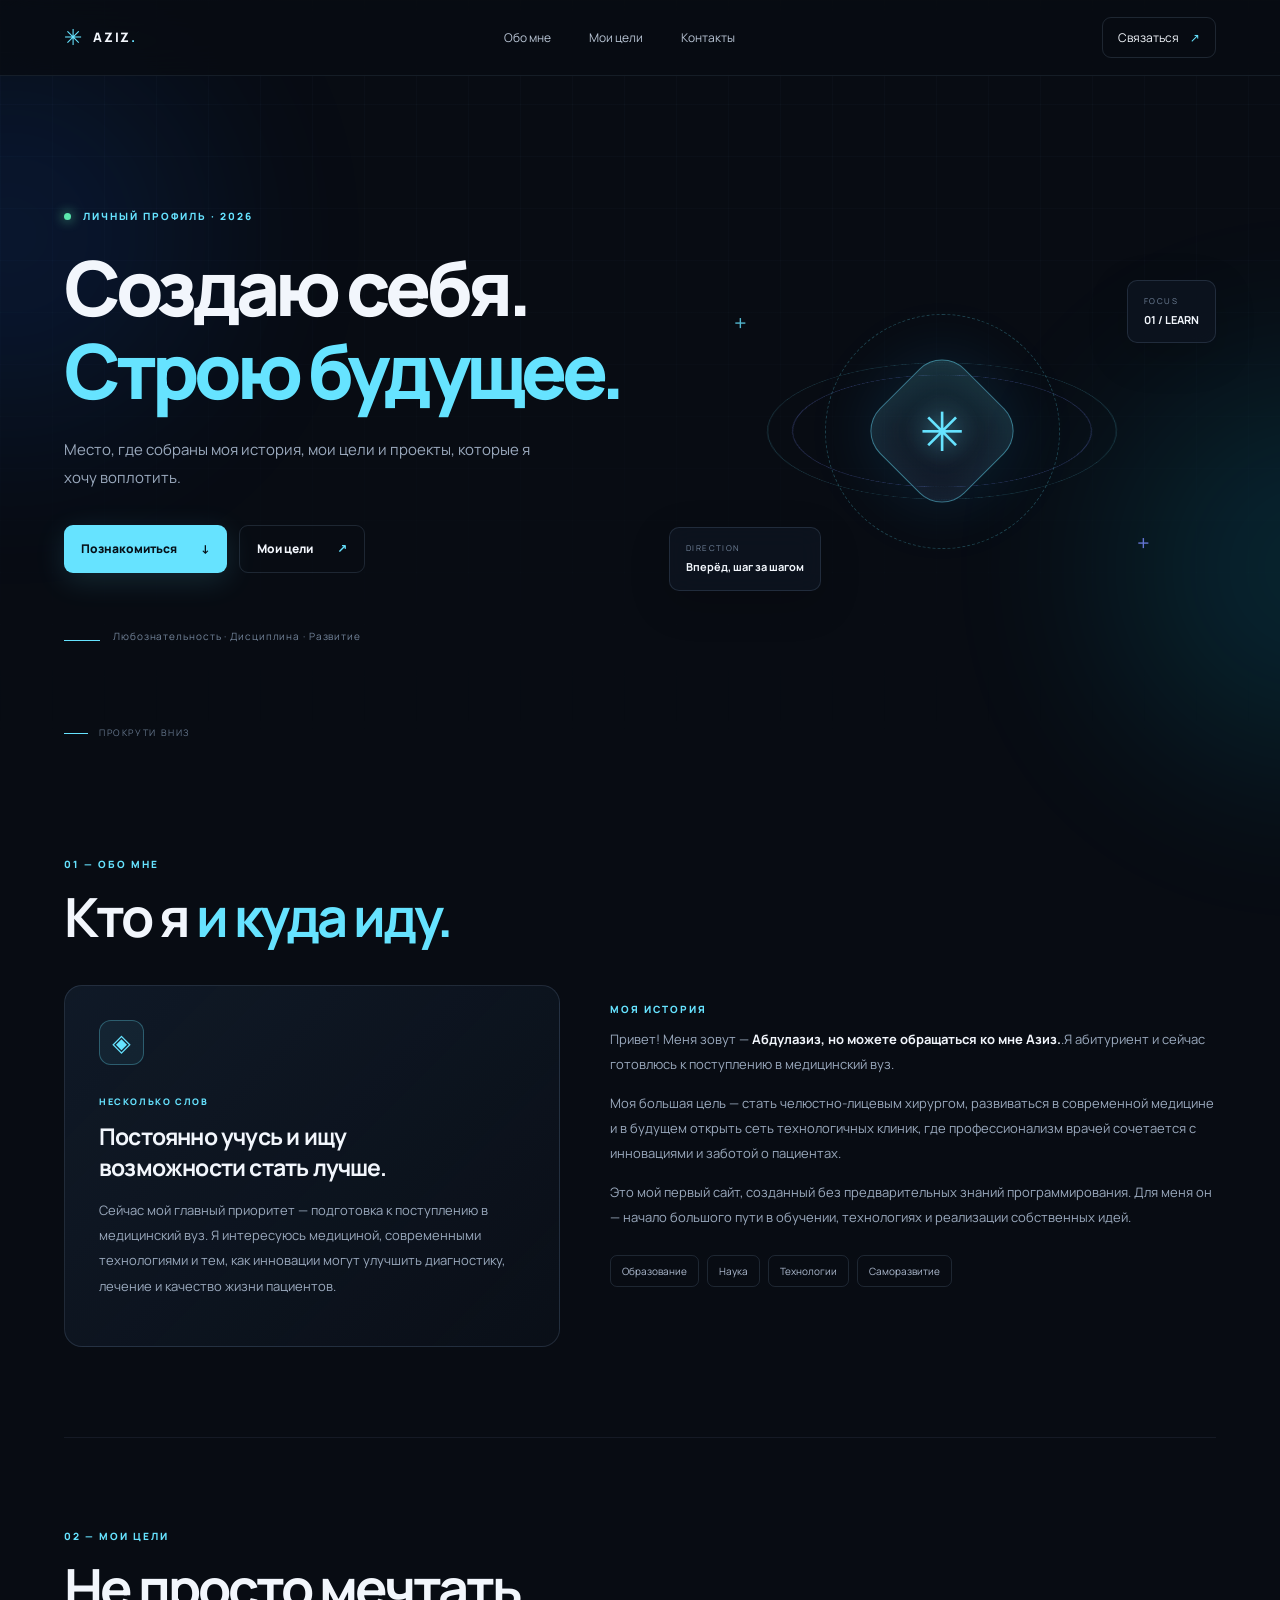
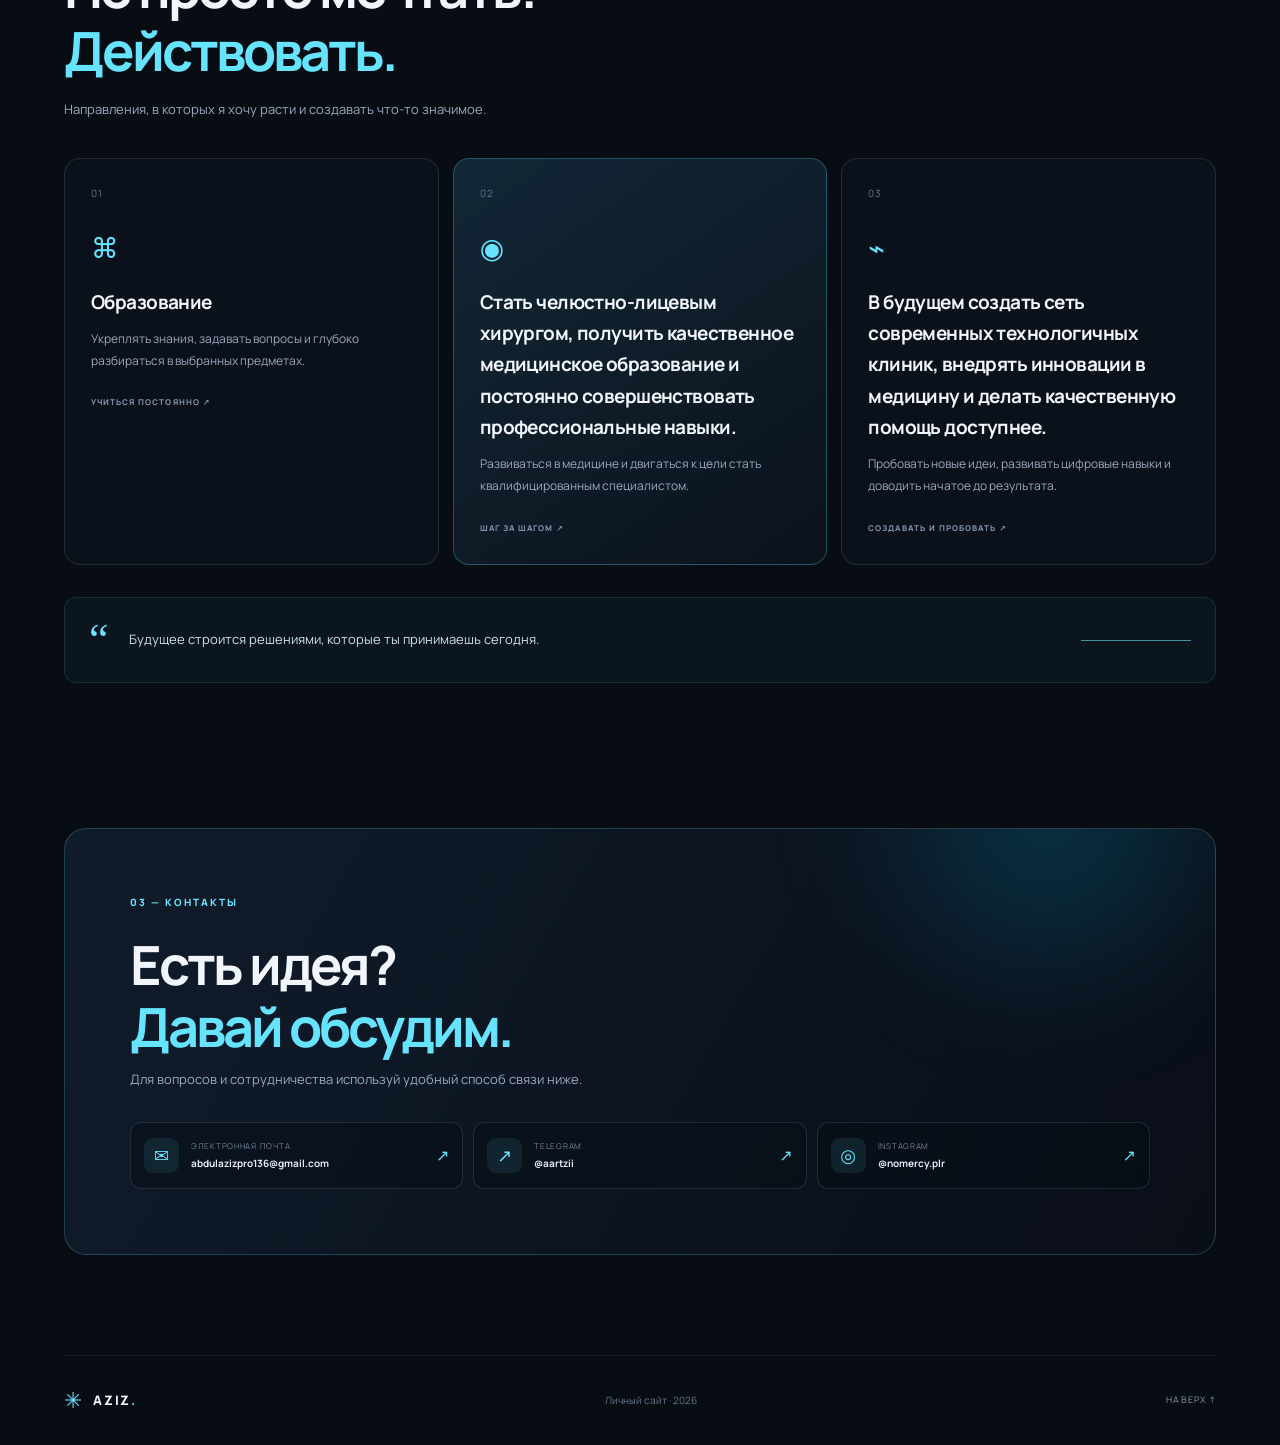
<file: index.html>
<!doctype html>
<html lang="ru">
<head>
  <meta charset="utf-8">
  <meta name="viewport" content="width=device-width, initial-scale=1">
  <meta name="theme-color" content="#080c13">
  <meta name="description" content="Личный сайт — биография, цели и проекты.">
  <title>Abdulaziz — Имя Фамилия</title>
  <link rel="preconnect" href="https://fonts.googleapis.com">
  <link rel="preconnect" href="https://fonts.gstatic.com" crossorigin>
  <link href="https://fonts.googleapis.com/css2?family=Manrope:wght@400;500;600;700;800&display=swap" rel="stylesheet">
  <link rel="stylesheet" href="style.css">
  <script src="script.js" defer></script>
</head>
<body>
  <div class="ambient ambient-one" aria-hidden="true"></div>
  <div class="ambient ambient-two" aria-hidden="true"></div>
  <header class="site-header">
    <a class="brand" href="#home" aria-label="На главную"><span class="brand-mark">✳</span> <span>AZIZ<span class="brand-dot">.</span></span></a>
    <button class="menu-toggle" aria-label="Открыть меню" aria-expanded="false">☰</button>
    <nav class="nav" aria-label="Основная навигация">
      <a href="#about">Обо мне</a>
      <a href="#goals">Мои цели</a>
      <a href="#contact">Контакты</a>
    </nav>
    <a class="header-cta" href="#contact">Связаться <span>↗</span></a>
  </header>

  <main>
    <section class="hero section-shell" id="home">
      <div class="hero-copy reveal">
        <div class="eyebrow"><span class="status-dot"></span> ЛИЧНЫЙ ПРОФИЛЬ · 2026</div>
        <h1>Создаю себя.<br><span>Строю будущее.</span></h1>
        <p class="hero-lead">Место, где собраны моя история, мои цели и проекты, которые я хочу воплотить.</p>
        <div class="hero-actions">
          <a class="button button-primary" href="#about">Познакомиться <span>↓</span></a>
          <a class="button button-quiet" href="#goals">Мои цели <span>↗</span></a>
        </div>
        <div class="hero-meta">
          <div class="meta-line"></div>
          <p>Любознательность · Дисциплина · Развитие</p>
        </div>
      </div>
      <div class="hero-visual reveal" aria-label="Абстрактная технологичная графика">
        <div class="orbit orbit-a"></div><div class="orbit orbit-b"></div><div class="orbit orbit-c"></div>
        <div class="core"><span>✳</span></div>
        <div class="floating-card card-top"><span class="mini-label">FOCUS</span><strong>01 / LEARN</strong></div>
        <div class="floating-card card-bottom"><span class="mini-label">DIRECTION</span><strong>Вперёд, шаг за шагом</strong></div>
        <div class="visual-cross cross-a">+</div><div class="visual-cross cross-b">+</div>
      </div>
      <div class="scroll-cue"><span></span> ПРОКРУТИ ВНИЗ</div>
    </section>

    <section class="section-shell section-block" id="about">
      <div class="section-heading reveal">
        <p class="eyebrow">01 — ОБО МНЕ</p>
        <h2>Кто я <span>и куда иду.</span></h2>
      </div>
      <div class="about-grid">
        <div class="about-card glass-card reveal">
          <div class="card-icon">◈</div>
          <p class="card-kicker">НЕСКОЛЬКО СЛОВ</p>
          <h3>Постоянно учусь и ищу возможности стать лучше.</h3>
          <p class="muted">Сейчас мой главный приоритет — подготовка к поступлению в медицинский вуз. Я интересуюсь медициной, современными технологиями и тем, как инновации могут улучшить диагностику, лечение и качество жизни пациентов.</p>
        </div>
        <div class="about-text reveal">
          <p class="eyebrow">МОЯ ИСТОРИЯ</p>
          <p>Привет! Меня зовут — <strong>Абдулазиз, но можете обращаться ко мне Азиз.</strong>.Я абитуриент и сейчас готовлюсь к поступлению в медицинский вуз.</p>
          <p>Моя большая цель — стать челюстно-лицевым хирургом, развиваться в современной медицине и в будущем открыть сеть технологичных клиник, где профессионализм врачей сочетается с инновациями и заботой о пациентах.</p>
          <P>Это мой первый сайт, созданный без предварительных знаний программирования. Для меня он — начало большого пути в обучении, технологиях и реализации собственных идей.</P>
          <div class="tags"><span>Образование</span><span>Наука</span><span>Технологии</span><span>Саморазвитие</span></div>
        </div>
      </div>
    </section>

    <section class="section-shell section-block goals-section" id="goals">
      <div class="section-heading reveal">
        <p class="eyebrow">02 — МОИ ЦЕЛИ</p>
        <h2>Не просто мечтать.<br><span>Действовать.</span></h2>
        <p class="section-description">Направления, в которых я хочу расти и создавать что-то значимое.</p>
      </div>
      <div class="goal-grid">
        <article class="goal-card reveal"><div class="goal-number">01</div><div class="goal-symbol">⌘</div><h3>Образование</h3><p>Укреплять знания, задавать вопросы и глубоко разбираться в выбранных предметах.</p><span class="goal-foot">УЧИТЬСЯ ПОСТОЯННО ↗</span></article>
        <article class="goal-card goal-featured reveal"><div class="goal-number">02</div><div class="goal-symbol">◉</div><h3>Стать челюстно-лицевым хирургом, получить качественное медицинское образование и постоянно совершенствовать профессиональные навыки.</h3><p>Развиваться в медицине и двигаться к цели стать квалифицированным специалистом.</p><span class="goal-foot">ШАГ ЗА ШАГОМ ↗</span></article>
        <article class="goal-card reveal"><div class="goal-number">03</div><div class="goal-symbol">⌁</div><h3>В будущем создать сеть современных технологичных клиник, внедрять инновации в медицину и делать качественную помощь доступнее.</h3><p>Пробовать новые идеи, развивать цифровые навыки и доводить начатое до результата.</p><span class="goal-foot">СОЗДАВАТЬ И ПРОБОВАТЬ ↗</span></article>
      </div>
      <div class="quote-strip reveal"><span class="quote-mark">“</span><p>Будущее строится решениями, которые ты принимаешь сегодня.</p><span class="quote-line"></span></div>
    </section>

    <section class="section-shell contact-section" id="contact">
      <div class="contact-panel reveal">
        <div class="contact-glow"></div>
        <p class="eyebrow">03 — КОНТАКТЫ</p>
        <h2>Есть идея?<br><span>Давай обсудим.</span></h2>
        <p class="contact-description">Для вопросов и сотрудничества используй удобный способ связи ниже.</p>
        <div class="contact-links">
          <!-- Замените адрес и ссылки на свои публичные контакты. Не публикуйте домашний адрес или личный номер. -->
          <a class="contact-link" href="mailto:hello@example.com"><span class="contact-link-icon">✉</span><span><small>ЭЛЕКТРОННАЯ ПОЧТА</small><strong>abdulazizpro136@gmail.com</strong></span><span class="link-arrow">↗</span></a>
          <a class="contact-link" href="https://t.me/aartzii" target="_blank" rel="noopener noreferrer"><span class="contact-link-icon">↗</span><span><small>TELEGRAM</small><strong>@aartzii</strong></span><span class="link-arrow">↗</span></a>
          <a class="contact-link" href="https://www.instagram.com/nomercy.plr/" target="_blank" rel="noopener noreferrer"><span class="contact-link-icon">◎</span><span><small>INSTAGRAM</small><strong>@nomercy.plr</strong></span><span class="link-arrow">↗</span></a>
        </div>
      </div>
    </section>
  </main>

  <footer class="site-footer">
    <a class="brand" href="#home"><span class="brand-mark">✳</span> <span>AZIZ<span class="brand-dot">.</span></span></a>
    <p>Личный сайт · <span id="year">2026</span></p>
    <a href="#home" class="back-top">НАВЕРХ ↑</a>
  </footer>
</body>
</html>
</file>
<file: style.css>
:root {
  --bg: #080c13; --panel: rgba(17, 25, 39, .76); --line: rgba(151, 181, 214, .16);
  --text: #f2f6fc; --muted: #9aa9bd; --cyan: #66e3ff; --blue: #7b8cff;
  --font: "Manrope", system-ui, -apple-system, BlinkMacSystemFont, "Segoe UI", sans-serif;
}
* { box-sizing: border-box; }
html { scroll-behavior: smooth; scroll-padding-top: 90px; }
body { margin: 0; background: var(--bg); color: var(--text); font-family: var(--font); line-height: 1.65; overflow-x: hidden; }
body::before { content:""; position:fixed; inset:0; z-index:-2; pointer-events:none; background-image: linear-gradient(rgba(122,157,199,.035) 1px, transparent 1px), linear-gradient(90deg, rgba(122,157,199,.035) 1px, transparent 1px); background-size: 52px 52px; mask-image: linear-gradient(to bottom, black, transparent 85%); }
a { color: inherit; text-decoration: none; }
.ambient { position: fixed; width: 380px; height: 380px; border-radius: 50%; filter: blur(100px); opacity: .13; z-index: -1; pointer-events: none; animation: drift 14s ease-in-out infinite alternate; }
.ambient-one { top: 5%; left: -180px; background: #146bff; }
.ambient-two { top: 42%; right: -220px; background: #00d8ff; animation-delay: -5s; }
.site-header { position: sticky; top: 0; z-index: 20; min-height: 76px; padding: 0 max(5vw, calc((100vw - 1160px)/2)); display: flex; align-items: center; justify-content: space-between; gap: 24px; border-bottom: 1px solid rgba(151,181,214,.10); background: rgba(8,12,19,.78); backdrop-filter: blur(18px); }
.brand { display: inline-flex; align-items: center; gap: 9px; font-size: 13px; font-weight: 800; letter-spacing: .13em; }
.brand-mark { color: var(--cyan); font-size: 22px; }
.brand-dot { color: var(--cyan); }
.nav { display: flex; align-items: center; gap: clamp(18px, 3vw, 38px); }
.nav a, .header-cta { font-size: 12px; color: #b8c4d4; transition: color .25s; }
.nav a:hover, .header-cta:hover { color: var(--cyan); }
.header-cta { border: 1px solid var(--line); padding: 10px 15px; border-radius: 9px; color: var(--text); }
.header-cta span { color: var(--cyan); margin-left: 9px; }
.menu-toggle { display: none; color: var(--text); background: transparent; border: 1px solid var(--line); border-radius: 8px; padding: 7px 10px; font-size: 18px; }
.section-shell { width: min(1160px, 90%); margin: 0 auto; }
.hero { min-height: 690px; padding: 105px 0 85px; display: grid; grid-template-columns: 1.05fr .95fr; align-items: center; position: relative; }
.hero-copy { position: relative; z-index: 2; }
.eyebrow { margin: 0 0 22px; font-size: 10px; font-weight: 800; letter-spacing: .2em; color: var(--cyan); }
.status-dot { display: inline-block; width: 7px; height: 7px; margin-right: 8px; border-radius: 50%; background: #5be7ad; box-shadow: 0 0 12px #5be7ad; }
h1, h2, h3, p { margin-top: 0; }
h1 { margin-bottom: 24px; font-size: clamp(42px, 6.3vw, 76px); line-height: 1.09; letter-spacing: -.065em; font-weight: 800; }
h1 span, h2 span { color: var(--cyan); }
.hero-lead { max-width: 470px; color: var(--muted); font-size: 15px; line-height: 1.9; }
.hero-actions { display: flex; flex-wrap: wrap; gap: 12px; margin-top: 32px; }
.button { display: inline-flex; align-items: center; gap: 24px; padding: 13px 17px; border-radius: 9px; font-size: 12px; font-weight: 800; transition: transform .25s, box-shadow .25s, border-color .25s; }
.button:hover { transform: translateY(-3px); }
.button-primary { color: #061018; background: var(--cyan); box-shadow: 0 7px 30px rgba(102,227,255,.14); }
.button-primary:hover { box-shadow: 0 9px 36px rgba(102,227,255,.3); }
.button-quiet { border: 1px solid var(--line); color: var(--text); }
.button-quiet span { color: var(--cyan); }
.hero-meta { display: flex; align-items: center; gap: 13px; margin-top: 55px; color: #73849a; font-size: 10px; letter-spacing: .09em; }
.meta-line { height: 1px; width: 36px; background: var(--cyan); }
.hero-visual { min-height: 420px; position: relative; display: grid; place-items: center; }
.orbit { position: absolute; width: min(34vw, 350px); aspect-ratio: 1; border: 1px solid rgba(102,227,255,.2); border-radius: 50%; }
.orbit-a { transform: rotateX(67deg) rotateZ(-24deg); animation: orbit 18s linear infinite; }
.orbit-b { width: min(29vw, 300px); transform: rotateX(68deg) rotateZ(38deg); border-color: rgba(123,140,255,.3); animation: orbit 24s linear infinite reverse; }
.orbit-c { width: min(23vw, 235px); border-style: dashed; border-color: rgba(102,227,255,.25); animation: orbit 35s linear infinite; }
.core { display: grid; place-items: center; width: 120px; height: 120px; border-radius: 32px; background: linear-gradient(145deg, rgba(102,227,255,.16), rgba(123,140,255,.08)); border: 1px solid rgba(102,227,255,.45); box-shadow: 0 0 70px rgba(36,169,255,.15), inset 0 0 35px rgba(102,227,255,.08); transform: rotate(45deg); }
.core span { font-size: 54px; color: var(--cyan); transform: rotate(-45deg); text-shadow: 0 0 25px rgba(102,227,255,.65); animation: pulse 4s ease-in-out infinite; }
.floating-card { position: absolute; display: flex; flex-direction: column; gap: 4px; padding: 13px 16px; border: 1px solid var(--line); background: rgba(13,20,31,.88); backdrop-filter: blur(12px); border-radius: 10px; box-shadow: 0 12px 40px rgba(0,0,0,.18); }
.card-top { top: 14%; right: 0; }
.card-bottom { bottom: 12%; left: 0; }
.mini-label { color: #72849b; font-size: 8px; letter-spacing: .18em; }
.floating-card strong { font-size: 11px; font-weight: 700; }
.visual-cross { position: absolute; color: var(--cyan); font-size: 22px; opacity: .8; }
.cross-a { top: 20%; left: 12%; }.cross-b { right: 12%; bottom: 19%; color: var(--blue); }
.scroll-cue { position: absolute; left: 0; bottom: 25px; display: flex; align-items: center; gap: 11px; color: #64758b; font-size: 9px; letter-spacing: .18em; }
.scroll-cue span { width: 24px; height: 1px; background: var(--cyan); }
.section-block { padding: 90px 0; }
.section-heading { margin-bottom: 38px; }
.section-heading .eyebrow { margin-bottom: 12px; }
h2 { margin-bottom: 12px; font-size: clamp(34px, 4.4vw, 54px); line-height: 1.15; letter-spacing: -.055em; }
.about-grid { display: grid; grid-template-columns: .9fr 1.1fr; gap: 50px; align-items: stretch; }
.glass-card { padding: 34px; border: 1px solid var(--line); border-radius: 18px; background: linear-gradient(135deg, rgba(18,29,44,.8), rgba(12,18,28,.55)); }
.card-icon { display: grid; place-items: center; width: 45px; height: 45px; margin-bottom: 30px; border: 1px solid rgba(102,227,255,.3); border-radius: 12px; color: var(--cyan); font-size: 24px; background: rgba(102,227,255,.06); }
.card-kicker { margin-bottom: 12px; color: var(--cyan); font-size: 9px; font-weight: 800; letter-spacing: .18em; }
.glass-card h3 { max-width: 360px; margin-bottom: 14px; font-size: 23px; line-height: 1.35; letter-spacing: -.035em; }
.muted, .about-text p:not(.eyebrow) { color: var(--muted); font-size: 13px; line-height: 1.95; }
.about-text { padding: 16px 0; }
.about-text .eyebrow { margin-bottom: 10px; }
.about-text strong { color: var(--text); }
.tags { display: flex; flex-wrap: wrap; gap: 8px; margin-top: 24px; }
.tags span { padding: 7px 11px; border: 1px solid var(--line); border-radius: 7px; color: #aebbd0; font-size: 10px; }
.goals-section { border-top: 1px solid rgba(151,181,214,.09); }
.section-description { max-width: 490px; margin-top: 18px; color: var(--muted); font-size: 13px; }
.goal-grid { display: grid; grid-template-columns: repeat(3, 1fr); gap: 14px; margin-top: 38px; }
.goal-card { min-height: 290px; position: relative; padding: 26px; border: 1px solid var(--line); border-radius: 16px; background: rgba(13,20,31,.72); transition: transform .3s, border-color .3s, background .3s; overflow: hidden; }
.goal-card:hover { transform: translateY(-6px); border-color: rgba(102,227,255,.45); background: rgba(17,28,43,.9); }
.goal-featured { background: linear-gradient(145deg, rgba(24,54,73,.65), rgba(13,20,31,.82)); border-color: rgba(102,227,255,.28); }
.goal-number { color: #65768c; font-size: 10px; letter-spacing: .1em; }
.goal-symbol { margin: 22px 0 17px; color: var(--cyan); font-size: 28px; }
.goal-card h3 { margin-bottom: 10px; font-size: 19px; letter-spacing: -.03em; }
.goal-card p { color: var(--muted); font-size: 12px; line-height: 1.8; }
.goal-foot { display: inline-block; margin-top: 12px; color: #7e91a9; font-size: 8px; font-weight: 800; letter-spacing: .13em; }
.quote-strip { display: flex; align-items: center; gap: 20px; margin-top: 32px; padding: 20px 24px; border-radius: 12px; background: rgba(102,227,255,.045); border: 1px solid rgba(102,227,255,.12); }
.quote-mark { color: var(--cyan); font-family: Georgia, serif; font-size: 44px; line-height: 1; }
.quote-strip p { margin: 0; color: #d3deeb; font-size: 13px; }
.quote-line { margin-left: auto; min-width: 50px; width: 10%; height: 1px; background: var(--cyan); opacity: .6; }
.contact-section { padding: 55px 0 100px; }
.contact-panel { position: relative; padding: clamp(28px, 6vw, 65px); border: 1px solid rgba(102,227,255,.22); border-radius: 22px; overflow: hidden; background: linear-gradient(120deg, rgba(17,29,44,.95), rgba(10,15,24,.94)); }
.contact-glow { position: absolute; width: 280px; height: 280px; top: -150px; right: 2%; border-radius: 50%; background: rgba(0,200,255,.16); filter: blur(70px); pointer-events: none; }
.contact-panel h2 { position: relative; }
.contact-description { max-width: 480px; color: var(--muted); font-size: 13px; }
.contact-links { display: grid; grid-template-columns: repeat(3, 1fr); gap: 10px; margin-top: 32px; position: relative; }
.contact-link { display: flex; align-items: center; gap: 12px; min-width: 0; padding: 15px 13px; border: 1px solid var(--line); border-radius: 11px; background: rgba(7,12,20,.42); transition: border-color .25s, transform .25s; }
.contact-link:hover { border-color: rgba(102,227,255,.5); transform: translateY(-3px); }
.contact-link-icon { display: grid; place-items: center; flex: 0 0 35px; height: 35px; border-radius: 9px; color: var(--cyan); background: rgba(102,227,255,.09); font-size: 18px; }
.contact-link small, .contact-link strong { display: block; overflow-wrap: anywhere; }
.contact-link small { color: #71839a; font-size: 8px; letter-spacing: .09em; }
.contact-link strong { margin-top: 3px; color: #e3edf8; font-size: 10px; }
.link-arrow { margin-left: auto; color: var(--cyan); }
.site-footer { width: min(1160px, 90%); min-height: 90px; margin: auto; display: flex; align-items: center; justify-content: space-between; gap: 20px; border-top: 1px solid rgba(151,181,214,.1); }
.site-footer p { margin: 0; color: #66778d; font-size: 10px; }
.back-top { color: #8798ad; font-size: 9px; letter-spacing: .12em; }
.reveal { opacity: 0; transform: translateY(18px); transition: opacity .75s ease, transform .75s ease; }
.reveal.visible { opacity: 1; transform: translateY(0); }
@keyframes orbit { from { rotate: 0deg; } to { rotate: 360deg; } }
@keyframes pulse { 0%,100% { opacity: .82; scale: 1; } 50% { opacity: 1; scale: 1.08; } }
@keyframes drift { from { transform: translate3d(0,0,0); } to { transform: translate3d(40px,65px,0); } }
@media (prefers-reduced-motion: reduce) { *, *::before, *::after { scroll-behavior: auto !important; animation-duration: .01ms !important; animation-iteration-count: 1 !important; transition-duration: .01ms !important; } .reveal { opacity: 1; transform: none; } }
@media (max-width: 760px) {
  .site-header { min-height: 66px; padding: 0 5%; flex-wrap: wrap; }
  .menu-toggle { display: block; margin-left: auto; }
  .header-cta { display: none; }
  .nav { display: none; order: 5; width: 100%; padding: 0 0 15px; gap: 20px; }
  .nav.open { display: flex; }
  .nav a { font-size: 12px; }
  .hero { min-height: auto; padding: 76px 0 65px; grid-template-columns: 1fr; }
  .hero-visual { min-height: 340px; margin-top: 18px; }
  .orbit { width: min(65vw, 290px); }.orbit-b { width: min(56vw, 250px); }.orbit-c { width: min(44vw, 200px); }
  .core { width: 95px; height: 95px; }.core span { font-size: 43px; }
  .card-top { right: 2%; top: 9%; }.card-bottom { left: 1%; bottom: 7%; }
  .scroll-cue { bottom: 0; }
  .section-block { padding: 65px 0; }
  .about-grid { grid-template-columns: 1fr; gap: 22px; }
  .glass-card { padding: 25px; }
  .goal-grid { grid-template-columns: 1fr; }
  .goal-card { min-height: 240px; }
  .contact-links { grid-template-columns: 1fr; }
  .contact-link { padding: 14px; }
  .site-footer { min-height: 78px; }
}
@media (max-width: 420px) {
  .hero-meta { margin-top: 34px; }
  .hero-visual { min-height: 290px; }
  .floating-card { padding: 10px 12px; }
  .floating-card strong { font-size: 9px; }
  .site-footer p { display: none; }
}
</file>
